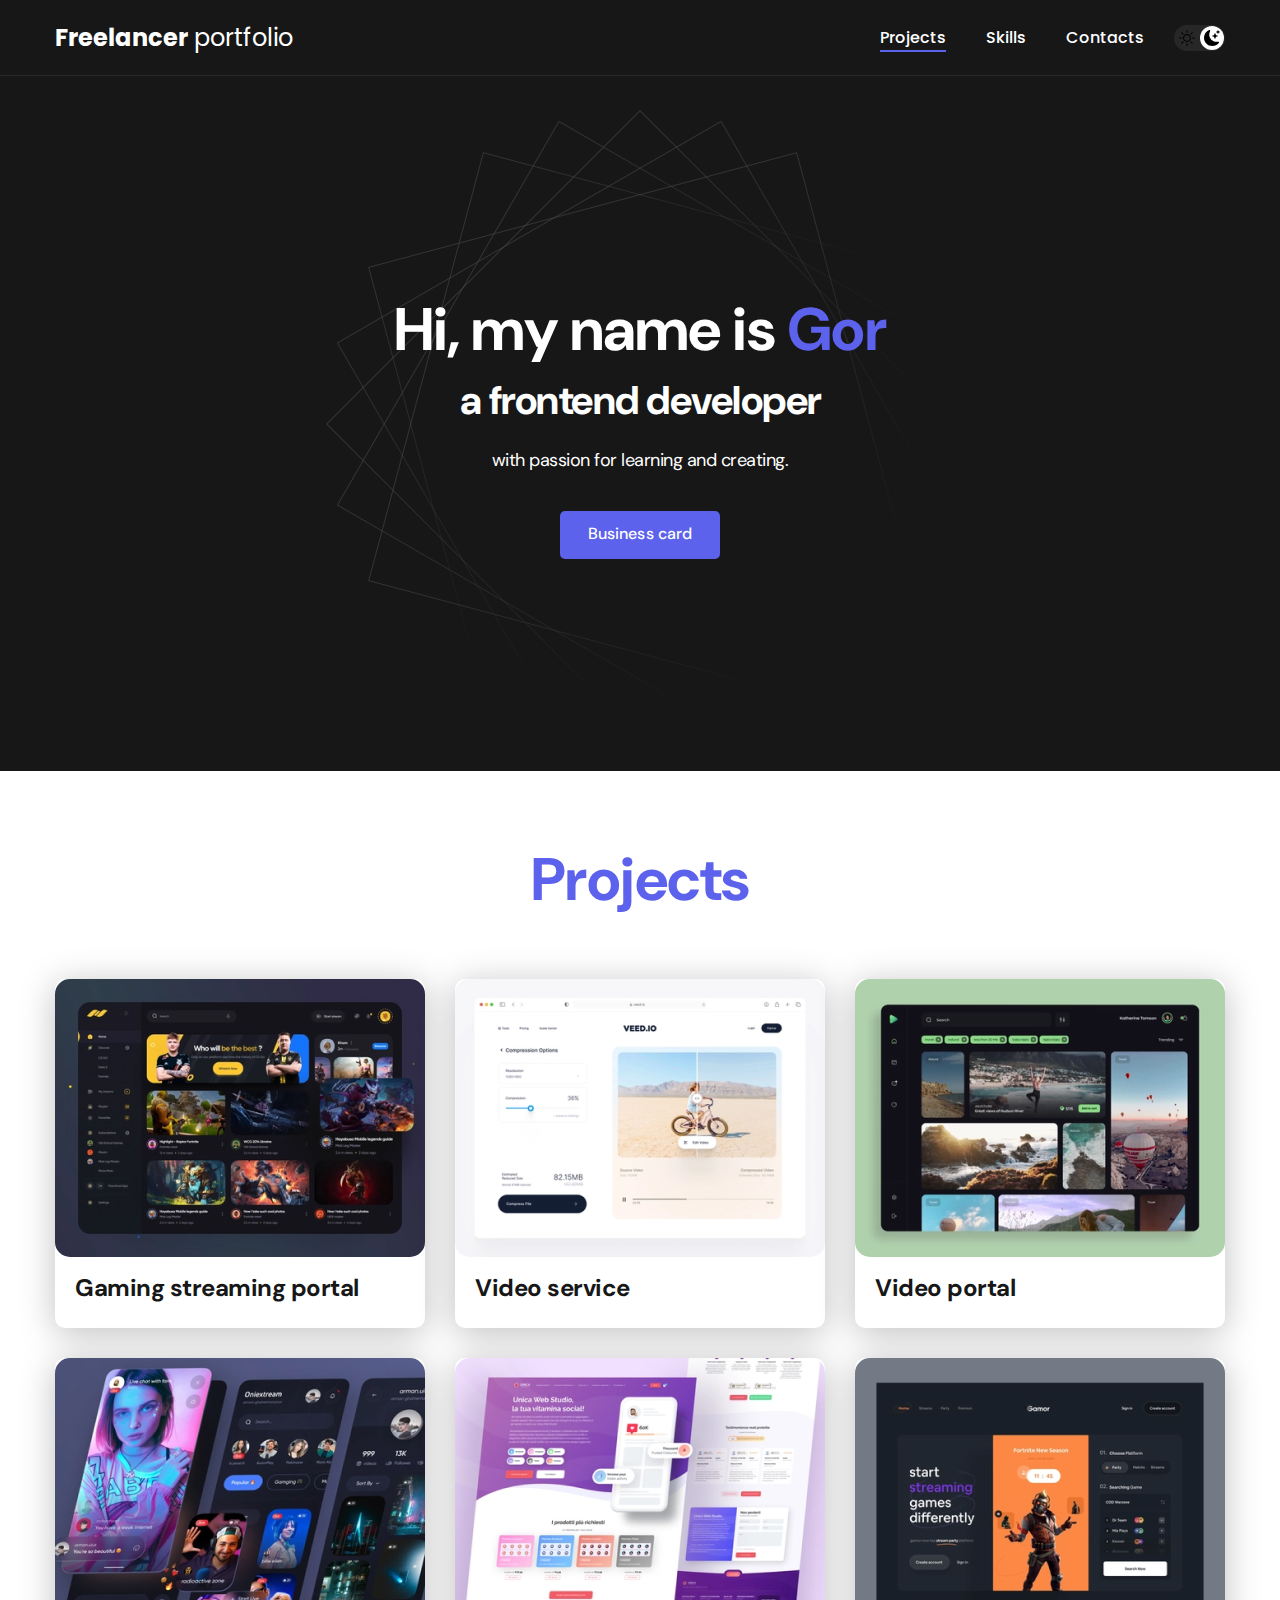
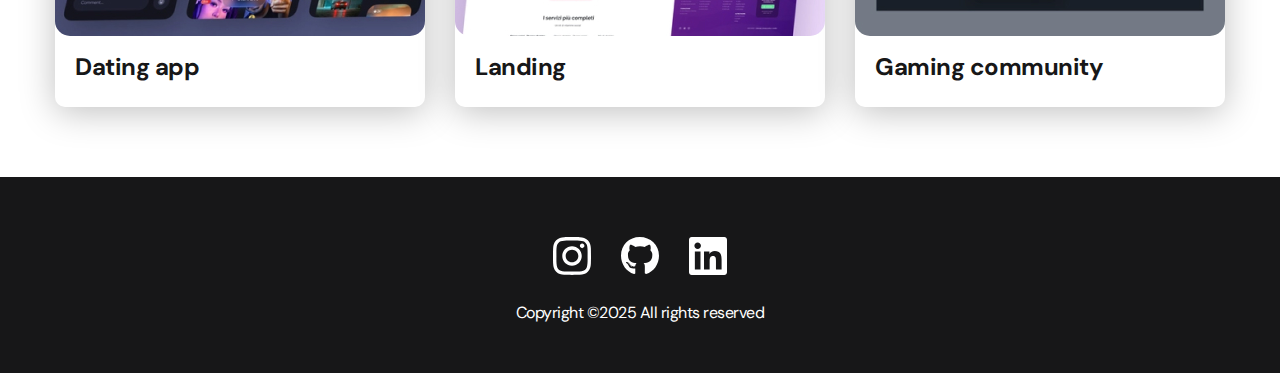
<file: index.html>
<!DOCTYPE html>
<html lang="en">
	<head>
		<meta charset="UTF-8" />
		<meta name="viewport" content="width=device-width, initial-scale=1.0" />
		<title>Freelancer portfolio</title>
		<link rel="stylesheet" href="css/main.css" />
	</head>
	<body >
		<nav class="nav">
			<div class="container">
				<div class="nav-row">
					<a href="./index.html" class="logo"
						><strong>Freelancer</strong> portfolio</a
					>

					<button class="dark-mode-btn dark-mode-btn--active">
						<img
							src="./img/icons/sun.svg"
							alt="Dark mode"
							class="dark-mode-btn__icon"
						/>
						<img
							src="./img/icons/moon.svg"
							alt="Light mode"
							class="dark-mode-btn__icon"
						/>
					</button>

					<ul class="nav-list">
						<li class="nav-list__item nav-list__link--active">
							<a href="./index.html" class="nav-list__link">Projects</a>
						</li>

						<li class="nav-list__item">
							<a href="./skills.html" class="nav-list__link">Skills</a>
						</li>

						<li class="nav-list__item">
							<a href="./contacts.html" class="nav-list__link">Contacts</a>
						</li>
					</ul>
				</div>
			</div>
		</nav>

		<header class="header">
			<div class="header__wrapper">
				<h1 class="header__title">
					<strong>Hi, my name is <em>Gor</em></strong>
					<br />a frontend developer
				</h1>
				<div class="header__text">
					<p>with passion for learning and creating.</p>
				</div>
				<a href="https://cards.wavex.am/en/66d9dfade4f9d1c9e4ff7946" class="btn" target="_blank">Business card</a>
			</div>
		</header>

		<main class="section">
			<div class="container">
				<h2 class="title-1">Projects</h2>
				<ul class="projects">
					<li class="project">
						<a href="./project-page1.html">
							<img
								src="./img/projects/01.jpg"
								alt="Project Img"
								class="project__img"
							/>
							<h3 class="project__title">Gaming streaming portal</h3>
						</a>
					</li>

					<li class="project">
						<a href="./project-page2.html">
							<img
								src="./img/projects/02.jpg"
								alt="Project Img"
								class="project__img"
							/>
							<h3 class="project__title">Video service</h3>
						</a>
					</li>

					<li class="project">
						<a href="./project-page3.html">
							<img
								src="./img/projects/03.jpg"
								alt="Project Img"
								class="project__img"
							/>
							<h3 class="project__title">Video portal</h3>
						</a>
					</li>

					<li class="project">
						<a href="./project-page4.html">
							<img
								src="./img/projects/04.jpg"
								alt="Project Img"
								class="project__img"
							/>
							<h3 class="project__title">Dating app</h3>
						</a>
					</li>

					<li class="project">
						<a href="./project-page5.html">
							<img
								src="./img/projects/05.jpg"
								alt="Project Img"
								class="project__img"
							/>
							<h3 class="project__title">Landing</h3>
						</a>
					</li>

					<li class="project">
						<a href="./project-page6.html">
							<img
								src="./img/projects/06.jpg"
								alt="Project Img"
								class="project__img"
							/>
							<h3 class="project__title">Gaming community</h3>
						</a>
					</li>
				</ul>
			</div>
		</main>

		<footer class="footer">
			<div class="container">
				<div class="footer__wrapper">
					<ul class="social">
						<li class="social__item">
							<a href="https://www.instagram.com/_gor_chill_/"
								><img src="./img/icons/instagram.svg" alt="Link"
							/></a>
						</li>
						<li class="social__item">
							<a href="https://github.com/Gor-CHilin"
								><img src="./img/icons/gitHub.svg" alt="Link"
							/></a>
						</li>
						<li class="social__item">
							<a href="https://www.linkedin.com/jobs/"
								><img src="./img/icons/linkedIn.svg" alt="Link"
							/></a>
						</li>
					</ul>
					<div class="copyright">
						<p>Copyright ©2025 All rights reserved</p>
					</div>
				</div>
			</div>
		</footer>

		<script src="./js/main.js"></script>
	</body>
</html>
</file>
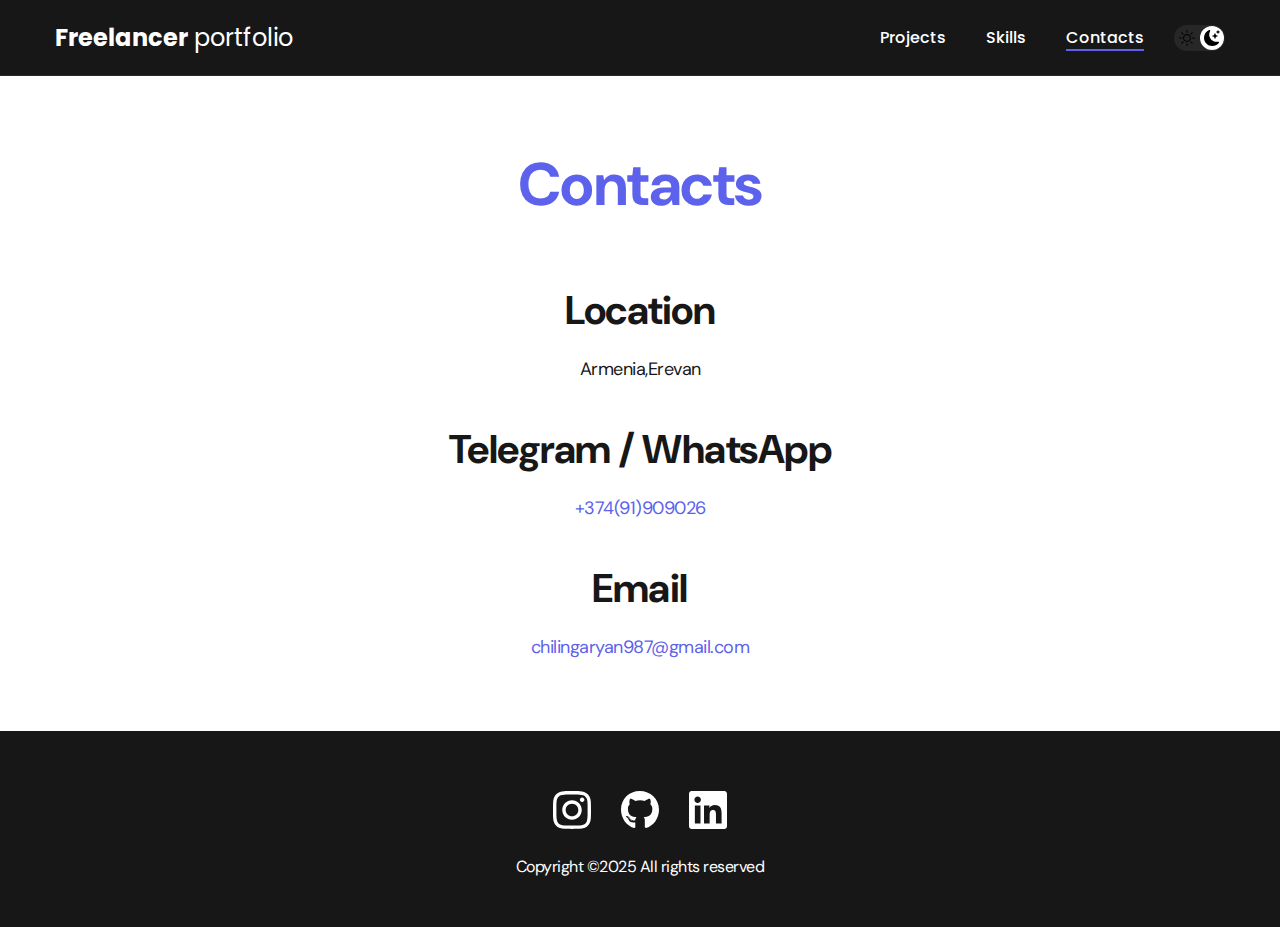
<file: contacts.html>
<!DOCTYPE html>
<html lang="en">
	<head>
		<meta charset="UTF-8" />
		<meta name="viewport" content="width=device-width, initial-scale=1.0" />
		<title>Freelancer portfolio</title>
		<link rel="stylesheet" href="css/main.css" />
	</head>
	<body>
		<nav class="nav">
			<div class="container">
				<div class="nav-row">
					<a href="./index.html" class="logo"
						><strong>Freelancer</strong> portfolio</a>

 		<button class="dark-mode-btn dark-mode-btn--active">
						<img
							src="./img/icons/sun.svg"
							alt="Dark mode"
							class="dark-mode-btn__icon"
						/>
						<img
							src="./img/icons/moon.svg"
							alt="Light mode"
							class="dark-mode-btn__icon"
						/>
					</button>

					<ul class="nav-list">
						<li class="nav-list__item">
							<a href="./index.html" class="nav-list__link">Projects</a>
						</li>

						<li class="nav-list__item">
							<a
								href="./skills.html"
								class="nav-list__link">Skills</a>
						</li>

						<li class="nav-list__item">
							<a href="./contacts.html" class="nav-list__link  nav-list__link--active">Contacts</a>
						</li>

					</ul>
				</div>
			</div>
		</nav>

		<main class="section">
			<div class="container">
				<h1 class="title-1">Contacts</h1>
				<ul class="content-list">
					<li class="content-list__item">
						<h2 class="title-2"> Location </h2>
						<p>Armenia,Erevan</p>
					</li>

					<li class="content-list__item">
						<h2 class="title-2"> Telegram / WhatsApp </h2>
						<p><a href="tell:+37491909026">+374(91)909026</a></p>
					</li>

					<li class="content-list__item">
						<h2 class="title-2"> Email </h2>
						<p><a href="mailto:chilingaryan987@gmail.com">chilingaryan987@gmail.com</a></p>
					</li>
				
				</ul>
			</div>
		</main>

		
<footer class="footer">
	<div class="container">
		<div class="footer__wrapper">
		<ul class="social">
	<li class="social__item"><a href="https://www.instagram.com/_gor_chill_/"><img src="./img/icons/instagram.svg" alt="Link"></a>
	<li class="social__item"><a href="https://github.com/Gor-CHilin"><img src="./img/icons/gitHub.svg" alt="Link"></a></li>
	<li class="social__item"><a href="https://www.linkedin.com/jobs/"><img src="./img/icons/linkedIn.svg" alt="Link"></a></li>
		</ul>
		<div class="copyright">
			<p>Copyright ©2025 All rights reserved</p>
		</div>
		</div>
	</div>
</footer>
<script src="./js/main.js"></script>
	</body>
</html>
</file>
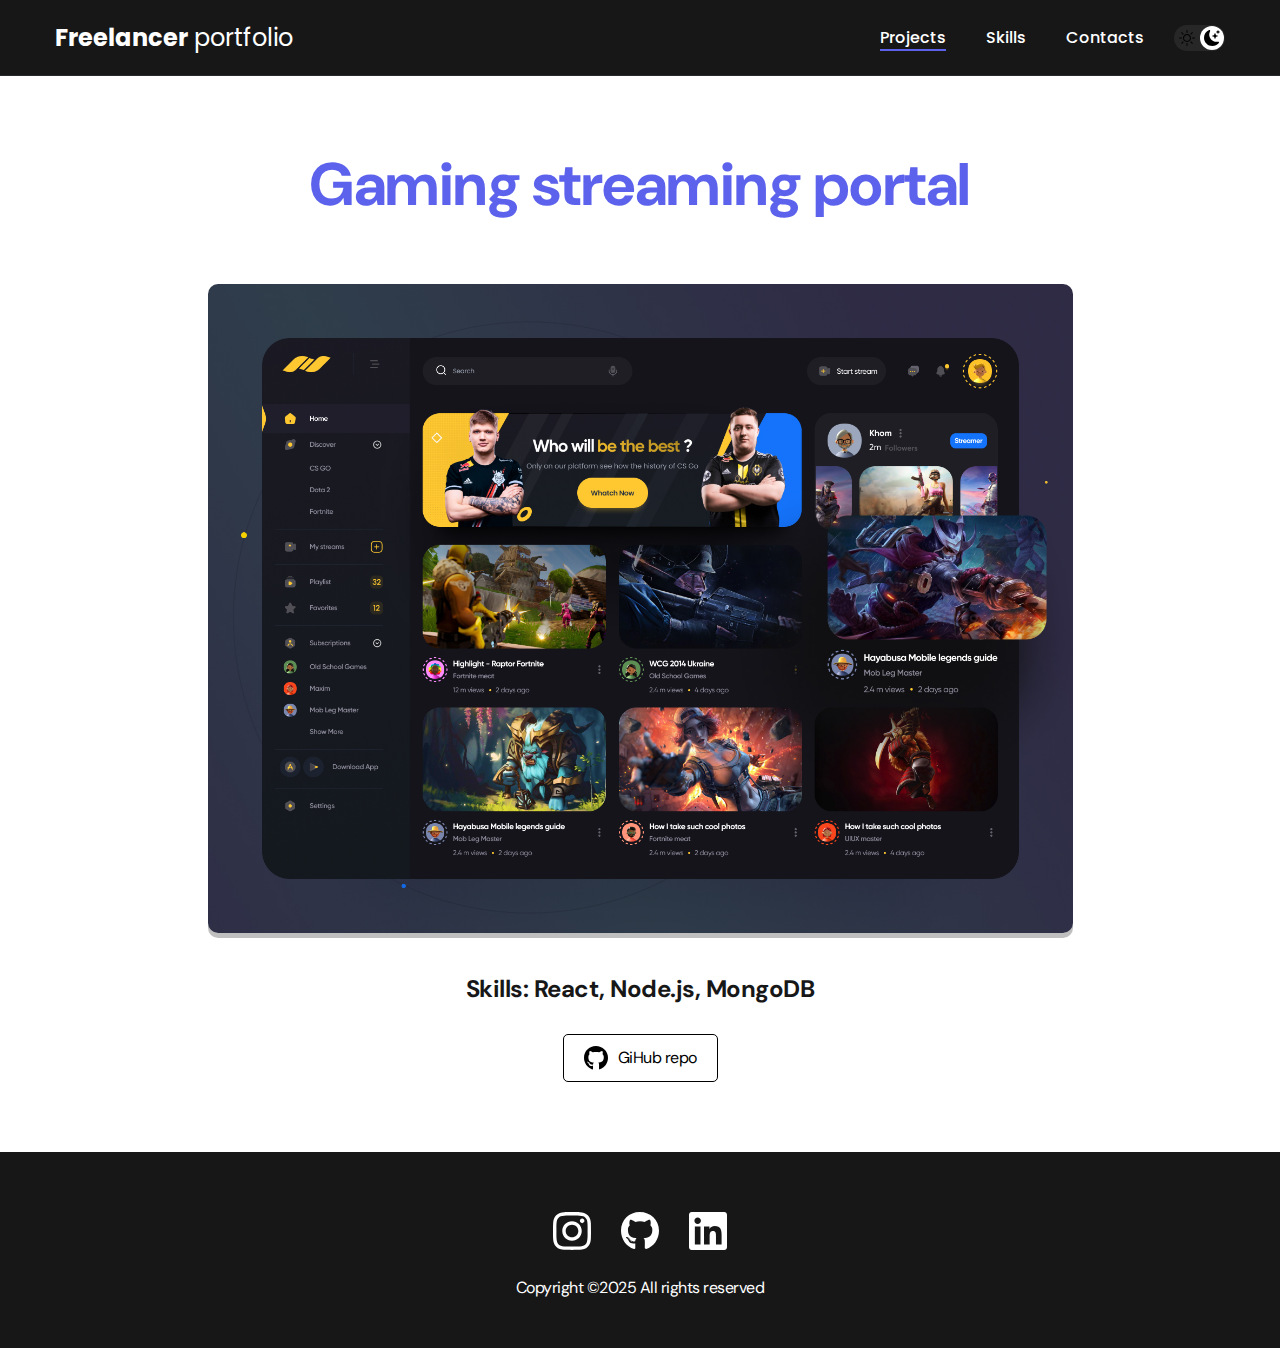
<file: project-page1.html>
<!DOCTYPE html>
<html lang="en">
	<head>
		<meta charset="UTF-8" />
		<meta name="viewport" content="width=device-width, initial-scale=1.0" />
		<title>Freelancer portfolio</title>
		<link rel="stylesheet" href="css/main.css" />
	</head>
	<body>
		<nav class="nav">
			<div class="container">
				<div class="nav-row">
					<a href="./index.html" class="logo"
						><strong>Freelancer</strong> portfolio</a
					>

						<button class="dark-mode-btn dark-mode-btn--active">
						<img
							src="./img/icons/sun.svg"
							alt="Dark mode"
							class="dark-mode-btn__icon"
						/>
						<img
							src="./img/icons/moon.svg"
							alt="Light mode"
							class="dark-mode-btn__icon"
						/>
					</button>
					<ul class="nav-list">
						<li class="nav-list__item">
							<a
								href="./index.html"
								class="nav-list__link nav-list__link--active"
								>Projects</a
							>
						</li>
						<li class="nav-list__item">
							<a href="./skills.html" class="nav-list__link">Skills</a>
						</li>
						<li class="nav-list__item">
							<a href="./contacts.html" class="nav-list__link">Contacts</a>
						</li>
					</ul>
				</div>
			</div>
		</nav>

		<main class="section">
			<div class="container">
				<div class="project-details">
					<h1 class="title-1">Gaming streaming portal</h1>

					<img
						src="./img/projects/01-big.jpg"
						alt=""
						class="project-details__cover"
					/>

					<div class="project-details__desc">
						<p>Skills: React, Node.js, MongoDB</p>
					</div>

					<a href="#1" class="btn-outline">
						<img src="./img/icons/gitHub-black.svg" alt="">
		  			GiHub repo
					</a>

				</div>
			</div>
		</main>

	
<footer class="footer">
	<div class="container">
		<div class="footer__wrapper">
		<ul class="social">
	<li class="social__item"><a href="https://www.instagram.com/_gor_chill_/"><img src="./img/icons/instagram.svg" alt="Link"></a>
	<li class="social__item"><a href="https://github.com/Gor-CHilin"><img src="./img/icons/gitHub.svg" alt="Link"></a></li>
	<li class="social__item"><a href="https://www.linkedin.com/jobs/"><img src="./img/icons/linkedIn.svg" alt="Link"></a></li>
		</ul>
		<div class="copyright">
			<p>Copyright ©2025 All rights reserved</p>
		</div>
		</div>
	</div>
</footer>
<script src="./js/main.js"></script>
	</body>
</html>
</file>
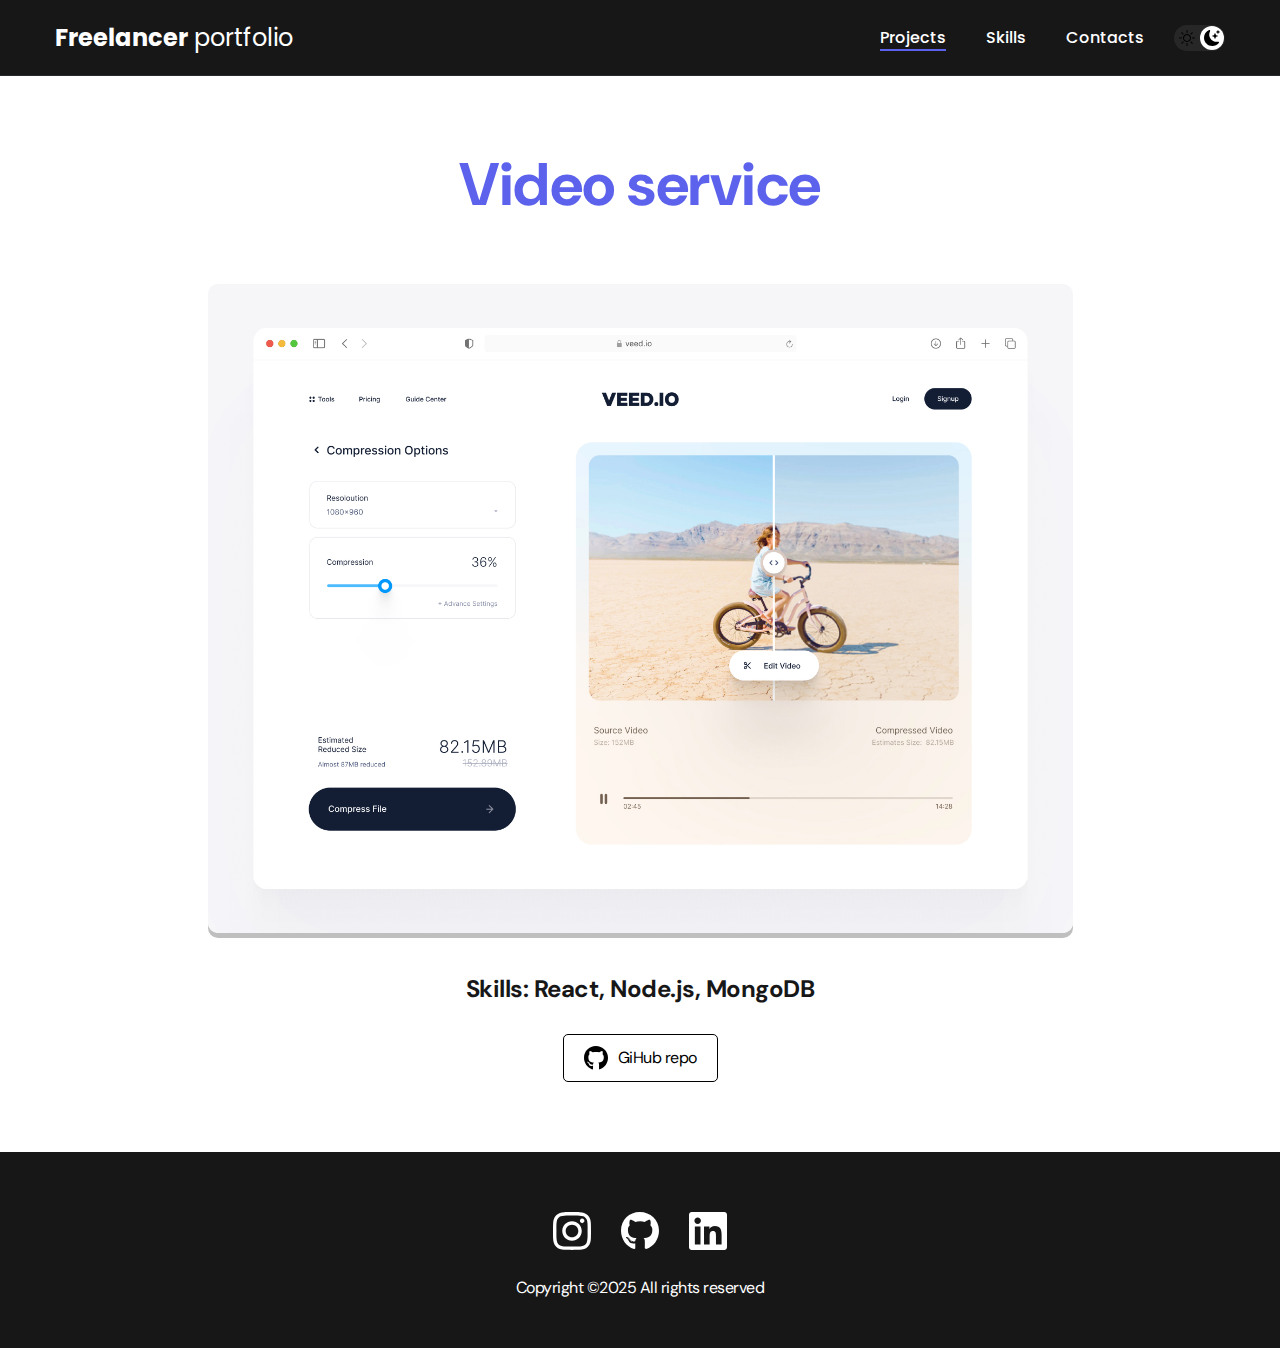
<file: project-page2.html>
<!DOCTYPE html>
<html lang="en">
	<head>
		<meta charset="UTF-8" />
		<meta name="viewport" content="width=device-width, initial-scale=1.0" />
		<title>Freelancer portfolio</title>
		<link rel="stylesheet" href="css/main.css" />
	</head>
	<body>
		<nav class="nav">
			<div class="container">
				<div class="nav-row">
					<a href="./index.html" class="logo"
						><strong>Freelancer</strong> portfolio</a
					>
							<button class="dark-mode-btn dark-mode-btn--active">
						<img
							src="./img/icons/sun.svg"
							alt="Dark mode"
							class="dark-mode-btn__icon"
						/>
						<img
							src="./img/icons/moon.svg"
							alt="Light mode"
							class="dark-mode-btn__icon"
						/>
					</button>
					<ul class="nav-list">
						<li class="nav-list__item">
							<a
								href="./index.html"
								class="nav-list__link nav-list__link--active"
								>Projects</a
							>
						</li>
						<li class="nav-list__item">
							<a href="./skills.html" class="nav-list__link">Skills</a>
						</li>
						<li class="nav-list__item">
							<a href="./contacts.html" class="nav-list__link">Contacts</a>
						</li>
					</ul>
				</div>
			</div>
		</nav>

		<main class="section">
			<div class="container">
				<div class="project-details">
					<h1 class="title-1">Video service</h1>

					<img
						src="./img/projects/02-big.jpg"
						alt=""
						class="project-details__cover"
					/>

					<div class="project-details__desc">
						<p>Skills: React, Node.js, MongoDB</p>
					</div>

					<a href="#1" class="btn-outline">
						<img src="./img/icons/gitHub-black.svg" alt="">
		  			GiHub repo
					</a>

				</div>
			</div>
		</main>

	
<footer class="footer">
	<div class="container">
		<div class="footer__wrapper">
		<ul class="social">
	<li class="social__item"><a href="https://www.instagram.com/_gor_chill_/"><img src="./img/icons/instagram.svg" alt="Link"></a>
	<li class="social__item"><a href="https://github.com/Gor-CHilin"><img src="./img/icons/gitHub.svg" alt="Link"></a></li>
	<li class="social__item"><a href="https://www.linkedin.com/jobs/"><img src="./img/icons/linkedIn.svg" alt="Link"></a></li>
		</ul>
		<div class="copyright">
			<p>Copyright ©2025 All rights reserved</p>
		</div>
		</div>
	</div>
</footer>
<script src="./js/main.js"></script>
	</body>
</html>
</file>
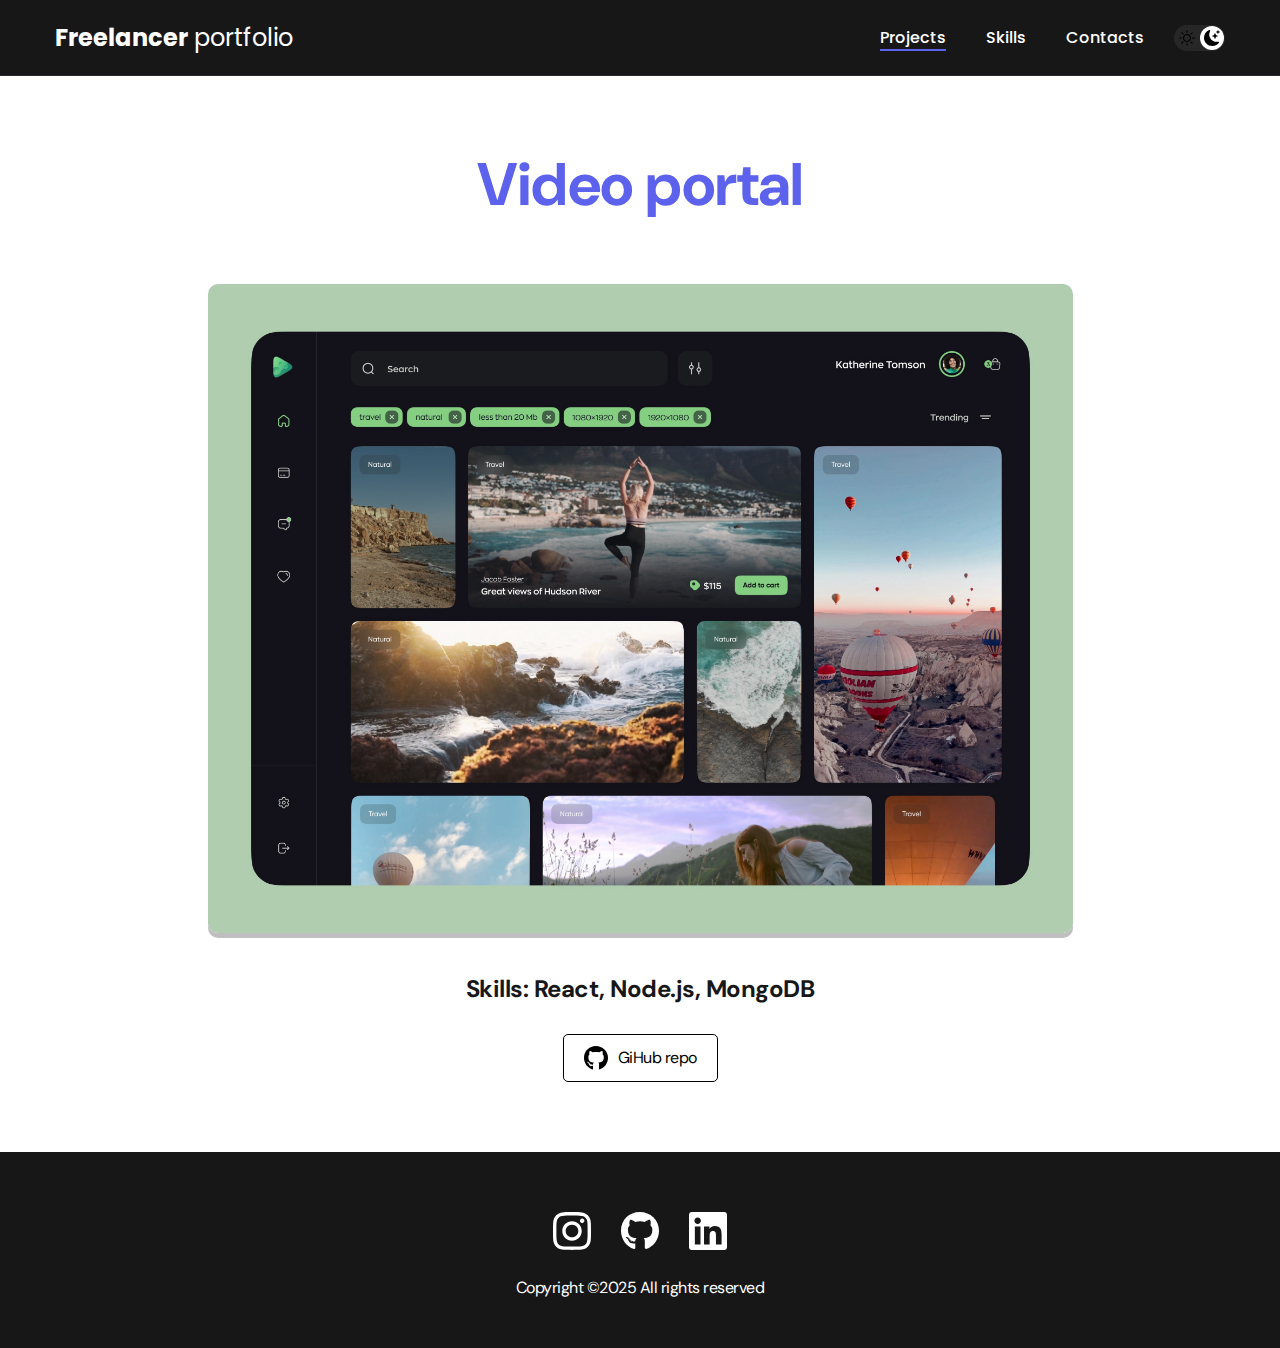
<file: project-page3.html>
<!DOCTYPE html>
<html lang="en">
	<head>
		<meta charset="UTF-8" />
		<meta name="viewport" content="width=device-width, initial-scale=1.0" />
		<title>Freelancer portfolio</title>
		<link rel="stylesheet" href="css/main.css" />
	</head>
	<body>
		<nav class="nav">
			<div class="container">
				<div class="nav-row">
					<a href="./index.html" class="logo"
						><strong>Freelancer</strong> portfolio</a
					>

						<button class="dark-mode-btn dark-mode-btn--active">
						<img
							src="./img/icons/sun.svg"
							alt="Dark mode"
							class="dark-mode-btn__icon"
						/>
						<img
							src="./img/icons/moon.svg"
							alt="Light mode"
							class="dark-mode-btn__icon"
						/>
					</button>
					<ul class="nav-list">
						<li class="nav-list__item">
							<a
								href="./index.html"
								class="nav-list__link nav-list__link--active"
								>Projects</a
							>
						</li>
						<li class="nav-list__item">
							<a href="./skills.html" class="nav-list__link">Skills</a>
						</li>
						<li class="nav-list__item">
							<a href="./contacts.html" class="nav-list__link">Contacts</a>
						</li>
					</ul>
				</div>
			</div>
		</nav>

		<main class="section">
			<div class="container">
				<div class="project-details">
					<h1 class="title-1">Video portal</h1>

					<img
						src="./img/projects/03-big.jpg"
						alt=""
						class="project-details__cover"
					/>

					<div class="project-details__desc">
						<p>Skills: React, Node.js, MongoDB</p>
					</div>

					<a href="#1" class="btn-outline">
						<img src="./img/icons/gitHub-black.svg" alt="">
		  			GiHub repo
					</a>

				</div>
			</div>
		</main>

	
<footer class="footer">
	<div class="container">
		<div class="footer__wrapper">
		<ul class="social">
	<li class="social__item"><a href="https://www.instagram.com/_gor_chill_/"><img src="./img/icons/instagram.svg" alt="Link"></a>
	<li class="social__item"><a href="https://github.com/Gor-CHilin"><img src="./img/icons/gitHub.svg" alt="Link"></a></li>
	<li class="social__item"><a href="https://www.linkedin.com/jobs/"><img src="./img/icons/linkedIn.svg" alt="Link"></a></li>
		</ul>
		<div class="copyright">
			<p>Copyright ©2025 All rights reserved</p>
		</div>
		</div>
	</div>
</footer>
<script src="./js/main.js"></script>
	</body>
</html>
</file>
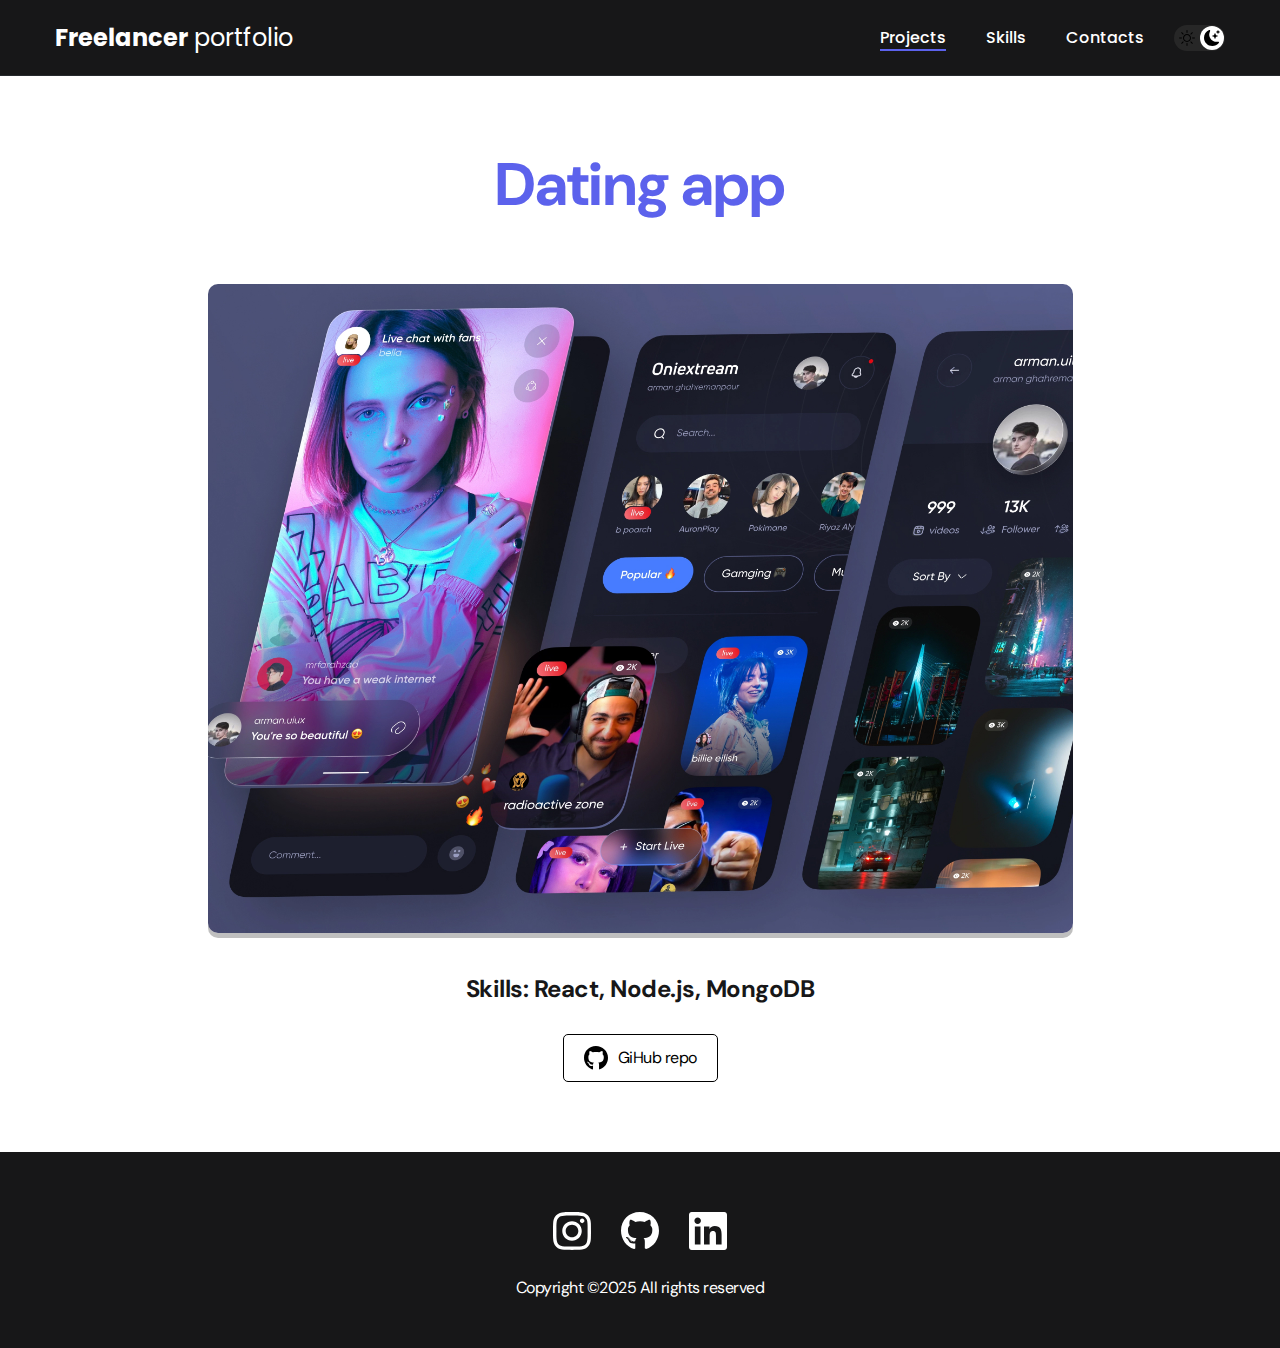
<file: project-page4.html>
<!DOCTYPE html>
<html lang="en">
	<head>
		<meta charset="UTF-8" />
		<meta name="viewport" content="width=device-width, initial-scale=1.0" />
		<title>Freelancer portfolio</title>
		<link rel="stylesheet" href="css/main.css" />
	</head>
	<body>
		<nav class="nav">
			<div class="container">
				<div class="nav-row">
					<a href="./index.html" class="logo"
						><strong>Freelancer</strong> portfolio</a
					>

						<button class="dark-mode-btn dark-mode-btn--active">
						<img
							src="./img/icons/sun.svg"
							alt="Dark mode"
							class="dark-mode-btn__icon"
						/>
						<img
							src="./img/icons/moon.svg"
							alt="Light mode"
							class="dark-mode-btn__icon"
						/>
					</button>
					<ul class="nav-list">
						<li class="nav-list__item">
							<a
								href="./index.html"
								class="nav-list__link nav-list__link--active"
								>Projects</a
							>
						</li>
						<li class="nav-list__item">
							<a href="./skills.html" class="nav-list__link">Skills</a>
						</li>
						<li class="nav-list__item">
							<a href="./contacts.html" class="nav-list__link">Contacts</a>
						</li>
					</ul>
				</div>
			</div>
		</nav>

		<main class="section">
			<div class="container">
				<div class="project-details">
					<h1 class="title-1">Dating app</h1>

					<img
						src="./img/projects/04-big.jpg"
						alt=""
						class="project-details__cover"
					/>

					<div class="project-details__desc">
						<p>Skills: React, Node.js, MongoDB</p>
					</div>

					<a href="#1" class="btn-outline">
						<img src="./img/icons/gitHub-black.svg" alt="">
		  			GiHub repo
					</a>

				</div>
			</div>
		</main>

	
<footer class="footer">
	<div class="container">
		<div class="footer__wrapper">
		<ul class="social">
	<li class="social__item"><a href="https://www.instagram.com/_gor_chill_/"><img src="./img/icons/instagram.svg" alt="Link"></a>
	<li class="social__item"><a href="https://github.com/Gor-CHilin"><img src="./img/icons/gitHub.svg" alt="Link"></a></li>
	<li class="social__item"><a href="https://www.linkedin.com/jobs/"><img src="./img/icons/linkedIn.svg" alt="Link"></a></li>
		</ul>
		<div class="copyright">
			<p>Copyright ©2025 All rights reserved</p>
		</div>
		</div>
	</div>
</footer>
<script src="./js/main.js"></script>
	</body>
</html>
</file>
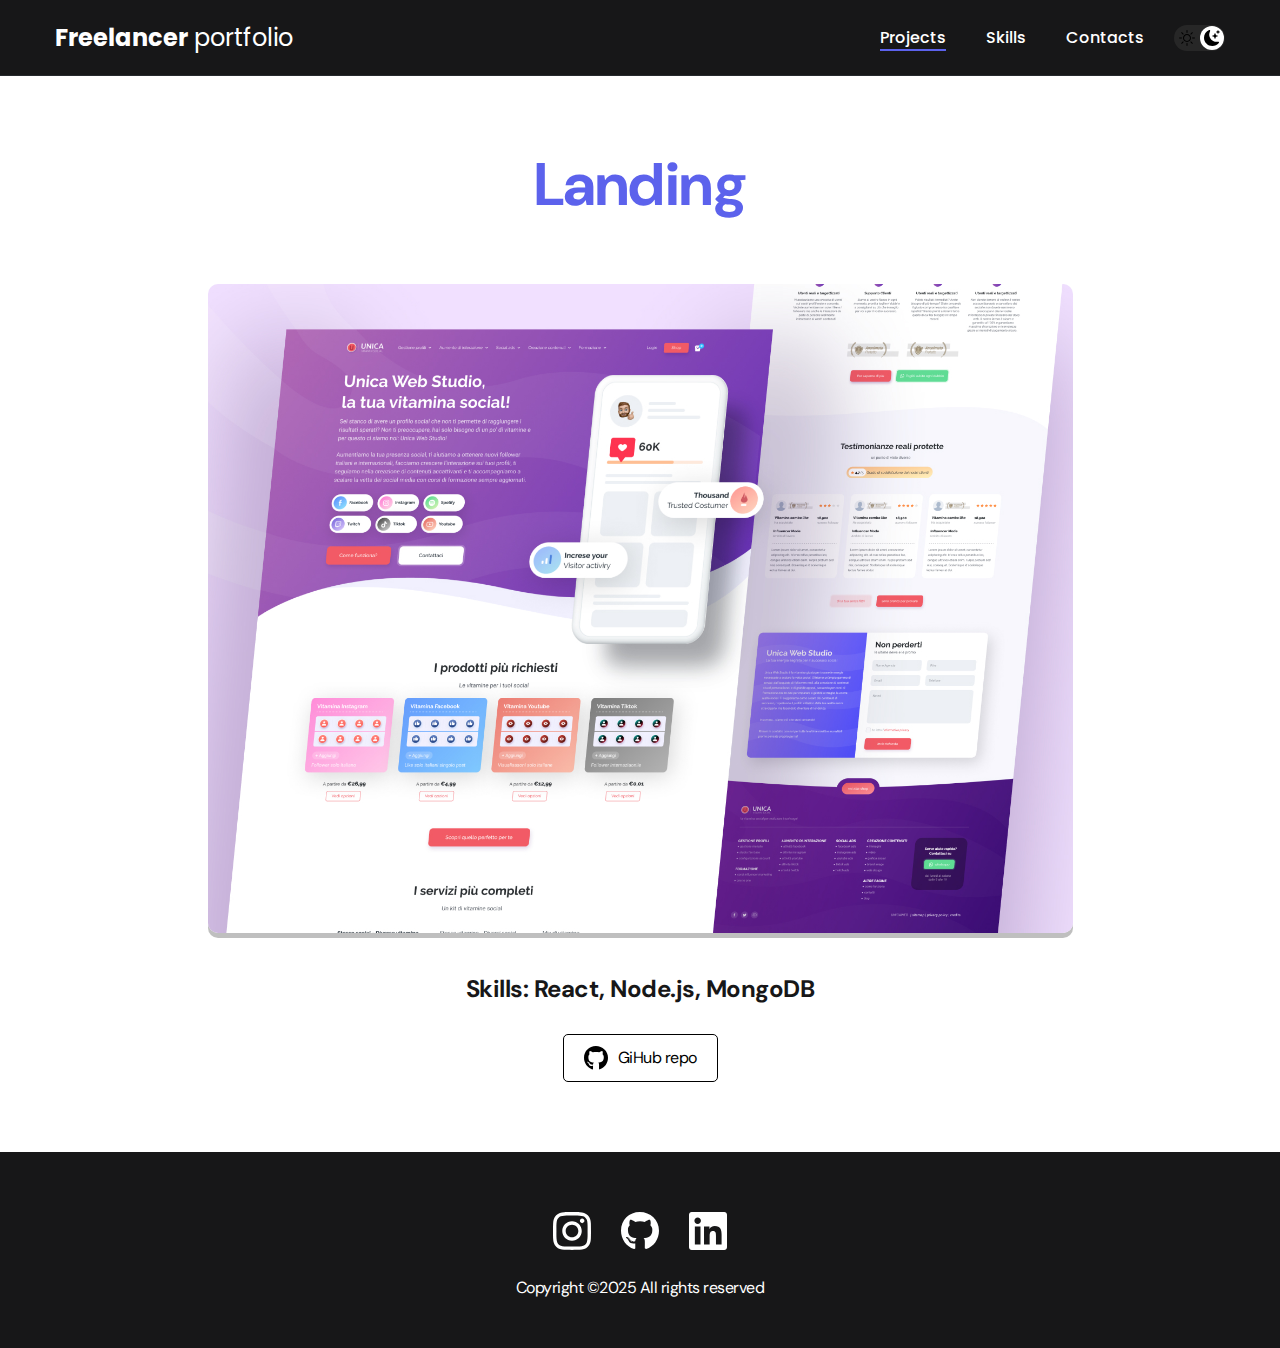
<file: project-page5.html>
<!DOCTYPE html>
<html lang="en">
	<head>
		<meta charset="UTF-8" />
		<meta name="viewport" content="width=device-width, initial-scale=1.0" />
		<title>Freelancer portfolio</title>
		<link rel="stylesheet" href="css/main.css" />
	</head>
	<body>
		<nav class="nav">
			<div class="container">
				<div class="nav-row">
					<a href="./index.html" class="logo"
						><strong>Freelancer</strong> portfolio</a
					>

						<button class="dark-mode-btn dark-mode-btn--active">
						<img
							src="./img/icons/sun.svg"
							alt="Dark mode"
							class="dark-mode-btn__icon"
						/>
						<img
							src="./img/icons/moon.svg"
							alt="Light mode"
							class="dark-mode-btn__icon"
						/>
					</button>
					<ul class="nav-list">
						<li class="nav-list__item">
							<a
								href="./index.html"
								class="nav-list__link nav-list__link--active"
								>Projects</a
							>
						</li>
						<li class="nav-list__item">
							<a href="./skills.html" class="nav-list__link">Skills</a>
						</li>
						<li class="nav-list__item">
							<a href="./contacts.html" class="nav-list__link">Contacts</a>
						</li>
					</ul>
				</div>
			</div>
		</nav>

		<main class="section">
			<div class="container">
				<div class="project-details">
					<h1 class="title-1">Landing</h1>

					<img
						src="./img/projects/05-big.jpg"
						alt=""
						class="project-details__cover"
					/>

					<div class="project-details__desc">
						<p>Skills: React, Node.js, MongoDB</p>
					</div>

					<a href="#1" class="btn-outline">
						<img src="./img/icons/gitHub-black.svg" alt="">
		  			GiHub repo
					</a>

				</div>
			</div>
		</main>

	
<footer class="footer">
	<div class="container">
		<div class="footer__wrapper">
		<ul class="social">
	<li class="social__item"><a href="https://www.instagram.com/_gor_chill_/"><img src="./img/icons/instagram.svg" alt="Link"></a>
	<li class="social__item"><a href="https://github.com/Gor-CHilin"><img src="./img/icons/gitHub.svg" alt="Link"></a></li>
	<li class="social__item"><a href="https://www.linkedin.com/jobs/"><img src="./img/icons/linkedIn.svg" alt="Link"></a></li>
		</ul>
		<div class="copyright">
			<p>Copyright ©2025 All rights reserved</p>
		</div>
		</div>
	</div>
</footer>
<script src="./js/main.js"></script>
	</body>
</html>
</file>
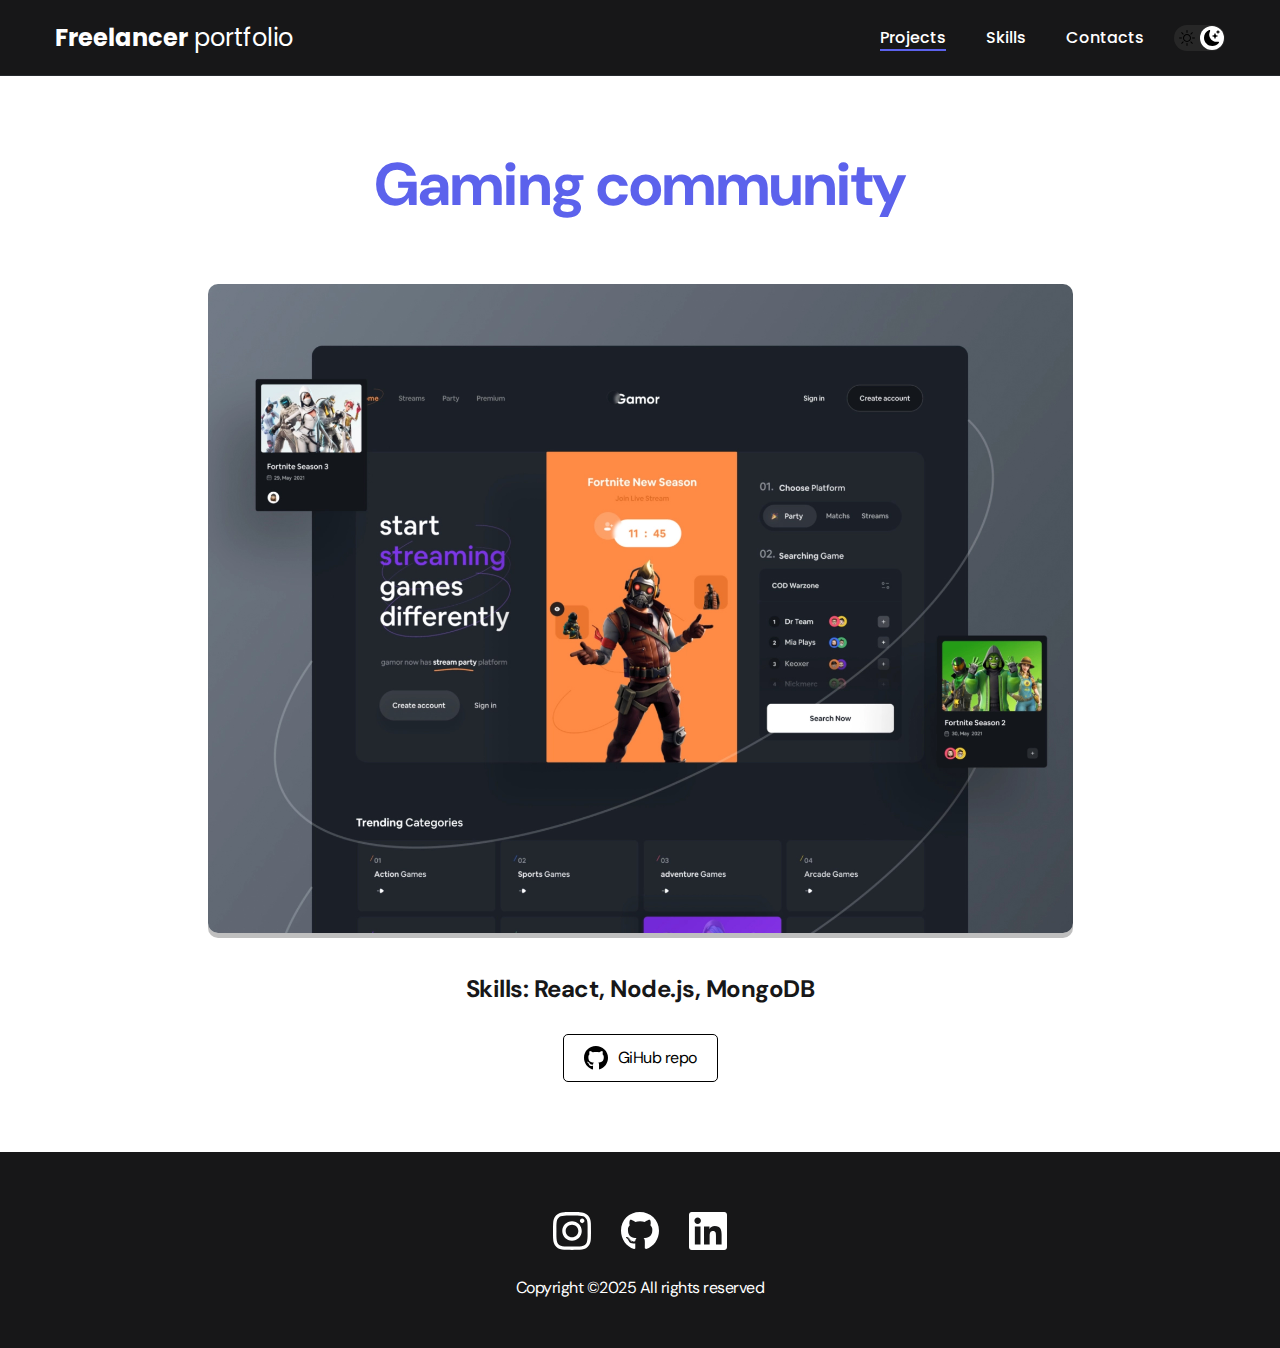
<file: project-page6.html>
<!DOCTYPE html>
<html lang="en">
	<head>
		<meta charset="UTF-8" />
		<meta name="viewport" content="width=device-width, initial-scale=1.0" />
		<title>Freelancer portfolio</title>
		<link rel="stylesheet" href="css/main.css" />
	</head>
	<body>
		<nav class="nav">
			<div class="container">
				<div class="nav-row">
					<a href="./index.html" class="logo"
						><strong>Freelancer</strong> portfolio</a
					>

						<button class="dark-mode-btn dark-mode-btn--active">
						<img
							src="./img/icons/sun.svg"
							alt="Dark mode"
							class="dark-mode-btn__icon"
						/>
						<img
							src="./img/icons/moon.svg"
							alt="Light mode"
							class="dark-mode-btn__icon"
						/>
					</button>
					<ul class="nav-list">
						<li class="nav-list__item">
							<a
								href="./index.html"
								class="nav-list__link nav-list__link--active"
								>Projects</a
							>
						</li>
						<li class="nav-list__item">
							<a href="./skills.html" class="nav-list__link">Skills</a>
						</li>
						<li class="nav-list__item">
							<a href="./contacts.html" class="nav-list__link">Contacts</a>
						</li>
					</ul>
				</div>
			</div>
		</nav>

		<main class="section">
			<div class="container">
				<div class="project-details">
					<h1 class="title-1">Gaming community</h1>

					<img
						src="./img/projects/06-big.jpg"
						alt=""
						class="project-details__cover"
					/>

					<div class="project-details__desc">
						<p>Skills: React, Node.js, MongoDB</p>
					</div>

					<a href="#1" class="btn-outline">
						<img src="./img/icons/gitHub-black.svg" alt="">
		  			GiHub repo
					</a>

				</div>
			</div>
		</main>

	
<footer class="footer">
	<div class="container">
		<div class="footer__wrapper">
		<ul class="social">
	<li class="social__item"><a href="https://www.instagram.com/_gor_chill_/"><img src="./img/icons/instagram.svg" alt="Link"></a>
	<li class="social__item"><a href="https://github.com/Gor-CHilin"><img src="./img/icons/gitHub.svg" alt="Link"></a></li>
	<li class="social__item"><a href="https://www.linkedin.com/jobs/"><img src="./img/icons/linkedIn.svg" alt="Link"></a></li>
		</ul>
		<div class="copyright">
			<p>Copyright ©2025 All rights reserved</p>
		</div>
		</div>
	</div>
</footer>
<script src="./js/main.js"></script>
	</body>
</html>
</file>
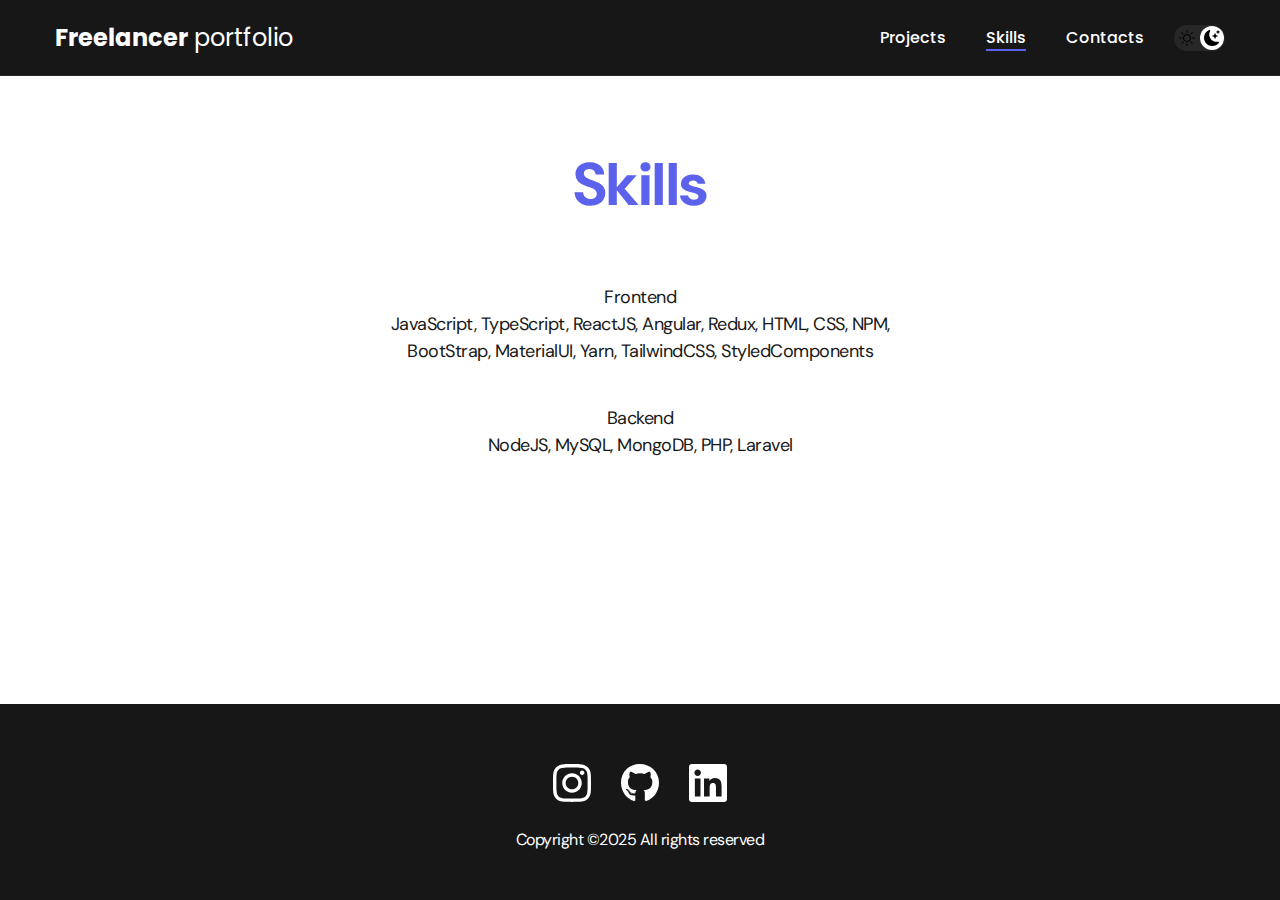
<file: skills.html>
<!DOCTYPE html>
<html lang="en">
	<head>
		<meta charset="UTF-8" />
		<meta name="viewport" content="width=device-width, initial-scale=1.0" />
		<title>Freelancer portfolio</title>
		<link rel="stylesheet" href="css/main.css" />
	</head>
	<body>
		<nav class="nav">
			<div class="container">
				<div class="nav-row">
					<a href="./index.html" class="logo"
						><strong>Freelancer</strong> portfolio</a
					>
					<button class="dark-mode-btn dark-mode-btn--active">
						<img
							src="./img/icons/sun.svg"
							alt="Dark mode"
							class="dark-mode-btn__icon"
						/>
						<img
							src="./img/icons/moon.svg"
							alt="Light mode"
							class="dark-mode-btn__icon"
						/>
					</button>

					<ul class="nav-list">
						<li class="nav-list__item">
							<a href="./index.html" class="nav-list__link">Projects</a>
						</li>

						<li class="nav-list__item">
							<a
								href="./skills.html"
								class="nav-list__link nav-list__link--active"
								>Skills</a
							>
						</li>

						<li class="nav-list__item">
							<a href="./contacts.html" class="nav-list__link">Contacts</a>
						</li>
					</ul>
				</div>
			</div>
		</nav>

		<main class="section">
			<div class="container">
				<h1 class="title-1">Skills</h1>
				<ul class="content-list">
					<li class="content-list__item">
						<h2>Frontend</h2>
						<p>
							JavaScript, TypeScript, ReactJS, Angular, Redux, HTML, CSS, NPM,
							BootStrap, MaterialUI, Yarn, TailwindCSS, StyledComponents
						</p>
					</li>
					<li class="content-list__item">
						<h2>Backend</h2>
						<p>NodeJS, MySQL, MongoDB, PHP, Laravel</p>
					</li>
				</ul>
			</div>
		</main>

		<footer class="footer">
			<div class="container">
				<div class="footer__wrapper">
					<ul class="social">
						<li class="social__item">
							<a href="https://www.instagram.com/_gor_chill_/"
								><img src="./img/icons/instagram.svg" alt="Link"
							/></a>
						</li>
						<li class="social__item">
							<a href="https://github.com/Gor-CHilin"
								><img src="./img/icons/gitHub.svg" alt="Link"
							/></a>
						</li>
						<li class="social__item">
							<a href="https://www.linkedin.com/jobs/"
								><img src="./img/icons/linkedIn.svg" alt="Link"
							/></a>
						</li>
					</ul>
					<div class="copyright">
						<p>Copyright ©2025 All rights reserved</p>
					</div>
				</div>
			</div>
		</footer>
		<script src="./js/main.js"></script>
	</body>
</html>
</file>
<file: css/main.css>
@import './reset.css';
@import url('https://fonts.googleapis.com/css2?family=DM+Sans:ital,opsz,wght@0,9..40,100..1000;1,9..40,100..1000&family=Poppins:wght@400;500;700&display=swap');

/* 
font-family: 'DM Sans', sans-serif; 
 font-family: 'Poppins', sans-serif; 
 */

/* * {
	border: 1px solid red;
} */

:root {
	--blackpure: #000;
	--black: #171718;
	--black-border: #26292d;
	--white: #fff;
	--purple: #5c62ec;
	--orange: rgb(254, 191, 44);

	--text-color: var(--black);

	--dark-bg: var(--black);
	--dark-border: var(--black-border);
	--header-text: var(--white);
	--accent: var(--purple);

	/* Ligth mode */
	--page-bg: var(--white);

	--title-1: var(--accent);

	--project-card-bg: var(--white);
	--project-card-text: var(--black);
	--box-shadow:0px 5px 35px rgba(0, 0, 0, 0.25);

}

.dark {
	/* Dark mode */
	--page-bg: #252526;
	--text-color: var(--white);

	--title-1: var(--white);

	--project-card-bg: var(--black);
	--project-card-text: var(--white);
	--box-shadow:0px 5px 35px rgba(0, 0, 0, 0.8);
   

}
html,
body {
	display: flex;
	flex-direction: column;
	min-height: 100vh;

	font-family: 'DM Sans', sans-serif;
	letter-spacing: -0.5px;

	/* Light mode */
	background-color: var(--page-bg);
	color: var(--text-color);
}

.container {
	margin: 0 auto;
	padding: 0 15px;
	max-width: 1200px;
}

.none {
	display: none !important;
}

/* NAVIGATION */
.nav {
	padding: 20px 0;
	border-bottom: 1px solid var(--dark-border);
	background-color: var(--dark-bg);
	color: var(--header-text);
	letter-spacing: normal;
}
.nav-row {
	display: flex;
	justify-content: flex-end;
	align-items: center;
	column-gap: 30px;
	row-gap: 20px;
	flex-wrap: wrap;
}

.logo {
	margin-right: auto;
	color: var(--header-text);
	font-size: 24px;
	font-family: 'Poppins', sans-serif;
}

.logo strong {
	font-weight: 700;
}

.nav-list {
	display: flex;
	flex-wrap: wrap;
	row-gap: 10px;
	align-items: center;
	column-gap: 40px;
	font-size: 16px;
	font-weight: 500;
	font-family: 'Poppins', sans-serif;
}

.nav-list__link {
	color: var(--header-text);
	transition: opacity 0.2s ease-in;
}

.nav-list__link--active {
	position: relative;
}

.nav-list__link--active::before {
	content: '';

	position: absolute;
	left: 0;
	top: 100%;
	display: block;
	height: 2px;
	width: 100%;
	background-color: var(--accent);
}
/* Dark mode btn */

.dark-mode-btn {
	order: 9;

	position: relative;
	display: flex;
	justify-content: space-between;

	width: 51px;
	height: 26px;
	padding: 5px;

	background-color: #272727;
	border-radius: 50px;
}

.dark-mode-btn:before {
	content: '';

	position: absolute;
	top: 1px;
	left: 1px;

	display: block;
	width: 24px;
	height: 24px;
	border-radius: 50%;
	background-color: var(--white);

	transition: left 0.2s ease-in;
}

.dark-mode-btn--active::before {
	left: 26px;
}

.dark-mode-btn__icon {
	position: relative;
}

/* Header */
.header {
	padding: 40px 0;
	min-height: 695px;

	display: flex;
	justify-content: center;
	align-items: center;

	background-color: var(--dark-bg);
	background-image: url('./../img/header-bg.png');
	background-repeat: no-repeat;
	background-size: auto;
	background-position: center center;

	color: var(--header-text);
	text-align: center;
}

.header__wrapper {
	padding: 0 15px;
	max-width: 630px;
}

.header__title {
	margin-bottom: 20px;
	font-size: 40px;
	font-weight: 700;
	line-height: 1.4;
}

.header__title strong {
	font-size: 60px;
	font-weight: 700;
}

.header__title em {
	font-style: normal;
	color: var(--accent);
}

.header__text {
	margin-bottom: 40px;
	font-size: 18px;
	line-height: 1.333;
	margin-bottom: 40px;
}

.header__text p + p {
	margin-top: 1em;
}

/* Btn */

.btn {
	display: inline-block;
	height: 48px;
	padding: 12px 28px;

	border-radius: 5px;
	background-color: var(--accent);
	color: var(--white);

	letter-spacing: 0.15px;
	font-size: 16px;
	font-weight: 500;

	transition: opacity 0.2s ease-in;
}

.btn:hover {
	opacity: 0.8;
}
.btn:active {
	position: relative;
	top: 1px;
}

.btn-outline {
	display: flex;
	column-gap: 10px;
	align-items: center;

	height: 48px;
	padding: 12px 20px;

	border-radius: 5px;
	border: 1px solid #000;
	background-color: var(--white);
	color: var(--blackpure);


	transition: opacity 0.2s ease-in;
}

.btn-outline:hover {
	opacity: 0.8;
}
.btn-outline:active {
	position: relative;
	top: 1px;
}

/* Generel */

.section {
	padding: 70px 0;
}

.title-1 {
	margin-bottom: 60px;

	font-size: 60px;
	font-weight: 700;
	line-height: 1.3;
	color: var(--title-1);
	text-align: center;
}

.title-2 {
	margin-bottom: 20px;

	font-size: 40px;
	font-weight: 700;
	line-height: 1.3;
}

/* Projects */
.projects {
	display: flex;
	flex-wrap: wrap;
	justify-content: center;
	column-gap: 30px;
	row-gap: 30px;
}

.project {
	max-width: 370px;
	background-color: var(--project-card-bg);
	box-shadow:var(--box-shadow) ;
	border-radius: 10px;

}

.project__img {
	border-radius: 15px;
}

.project__title {
	padding: 15px 20px 25px;
	font-weight: 700;
	font-size: 24px;
	line-height: 1.3;
	color: var(--project-card-text);
}
/* Peoject  details */
.project-details {
	margin: 0 auto;
	max-width: 865px;

	display: flex;
	flex-direction: column;
	align-items: center;
	text-align: center;
}

.project-details__cover {
	max-width: 100%;
	margin-bottom: 40px;

	box-shadow: 0px 5px rgba(0, 0, 0, 0.25);
	border-radius: 10px;
}

.project-details__desc {
	margin-bottom: 30px;
	font-weight: 700;
	font-size: 24px;
	line-height: 1.3;
}

/* Content List */

.content-list {
	margin: 0 auto;
	max-width: 570px;
	display: flex;
	flex-direction: column;
	align-items: center;
	row-gap: 40px;
	text-align: center;
}

.content-list a {
	color: var(--accent);
}

.content-list__item {
	font-size: 18px;
	line-height: 1.5;
}

.content-list__item p + p {
	margin-top: 0.5em;
}

/* Footer */

.footer {
	margin-top: auto;
	padding: 60px 0 50px;
	background-color: var(--dark-bg);
	color: var(--header-text);
}

.footer__wrapper {
	display: flex;
	flex-direction: column;
	align-items: center;
	row-gap: 27px;
}

.social {
	display: flex;
	column-gap: 30px;
	align-items: center;
}

.copyright {
	font-size: 16px;
}

.copyright p + p {
	margin-top: 0.5em;
}

@media (max-width: 620px) {
	/* Header */
	.header {
		min-height: unset;
	}

	.header__title {
		font-size: 30px;
	}

	.header__title strong {
		font-size: 40px;
	}

	/*Navigation */
	.nav-row {
		justify-content: space-between;
	}

	.dark-mode-btn {
		order: 0;
	}

	/* General */

	.section {
		padding: 40px 0;
	}

	.title-1 {
		margin-bottom: 30px;
		font-size: 40px;
	}

	.title-2 {
		margin-bottom: 10px;
		font-size: 30px;
	}
	/* project */
	.project__title {
		font-size: 20px;
	}
	/* Project page */
	.project-details__desc {
		margin-bottom: 20px;
		font-size: 22px;
	}

	/* content list */
	.content-list {
		row-gap: 20px;
	}

	.content-list__item {
		font-size: 16px;
	}

	/* footer */
	.footer {
		padding: 40px 0 30px;
	}
	.footer__wrapper {
		row-gap: 20px;
	}
	/* social */
	.social {
		column-gap: 20px;
	}

	.social__item {
		width: 28px;
	}
}
</file>
